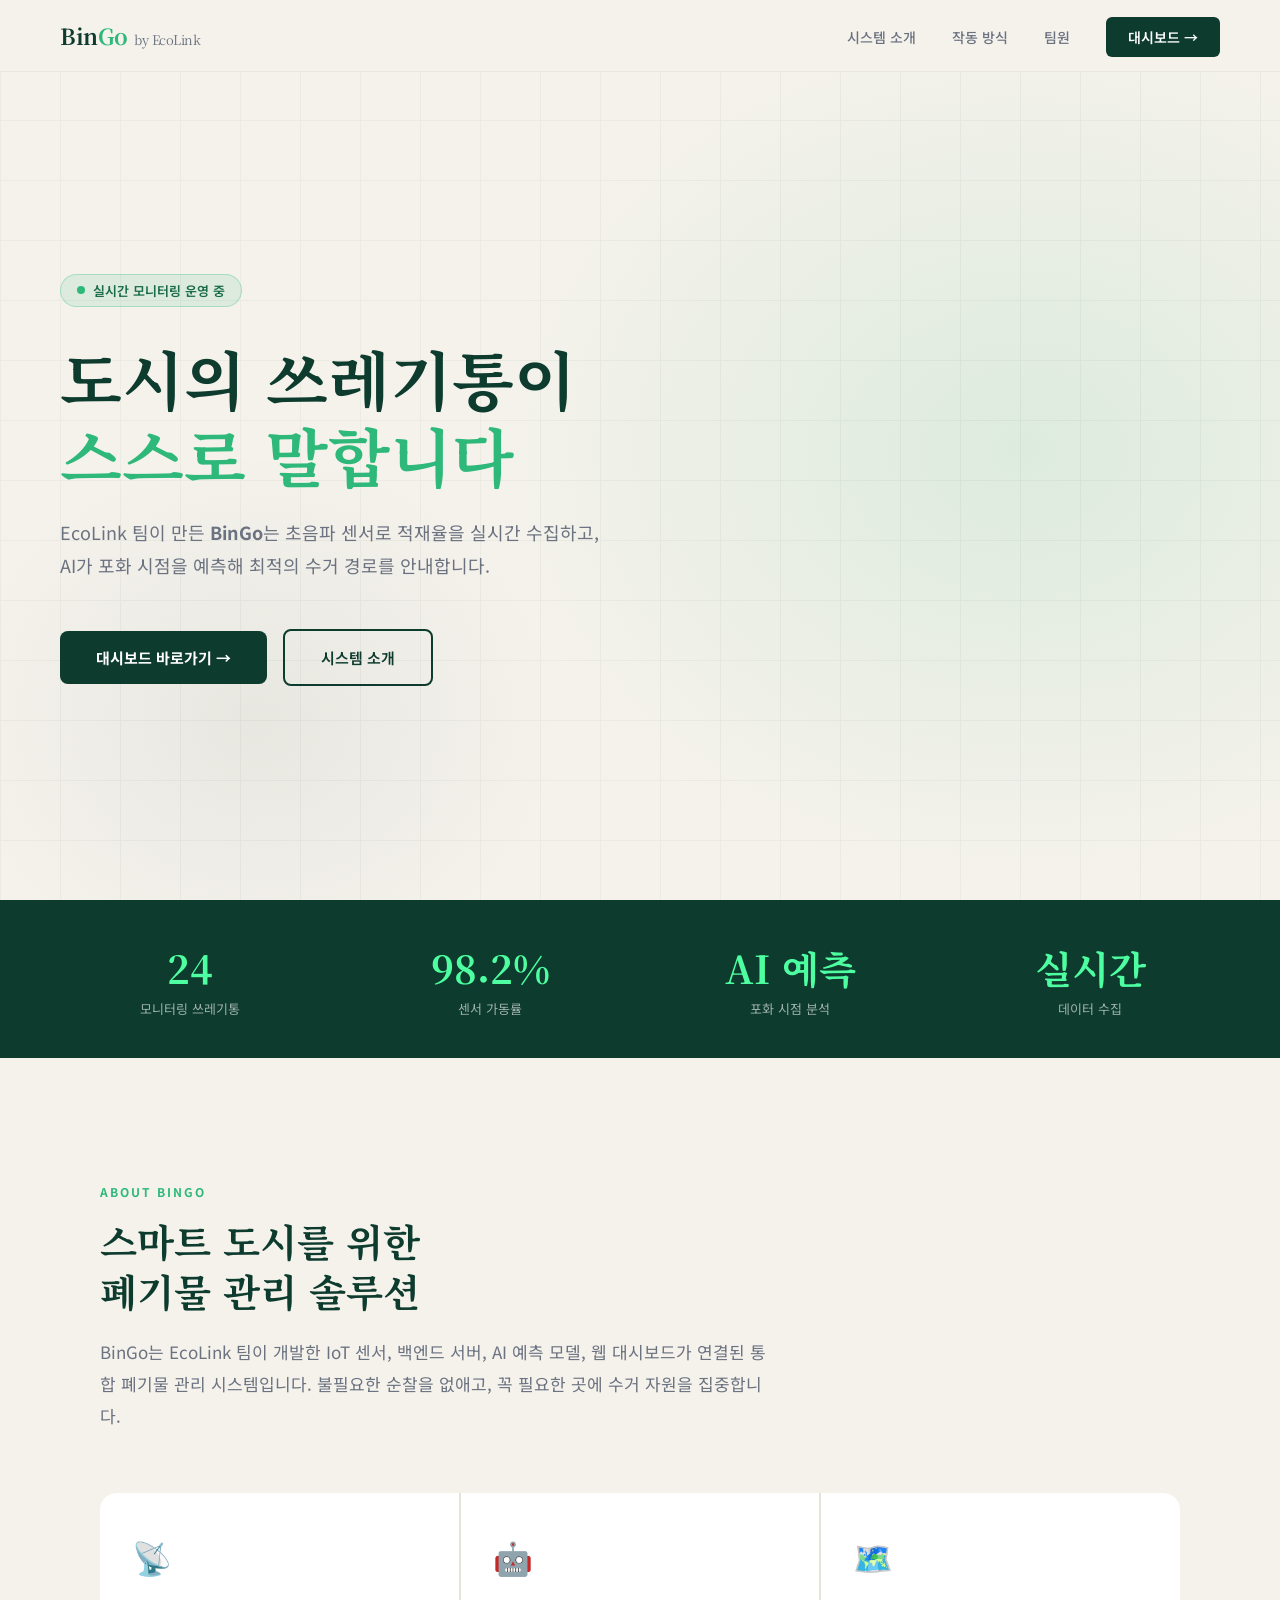
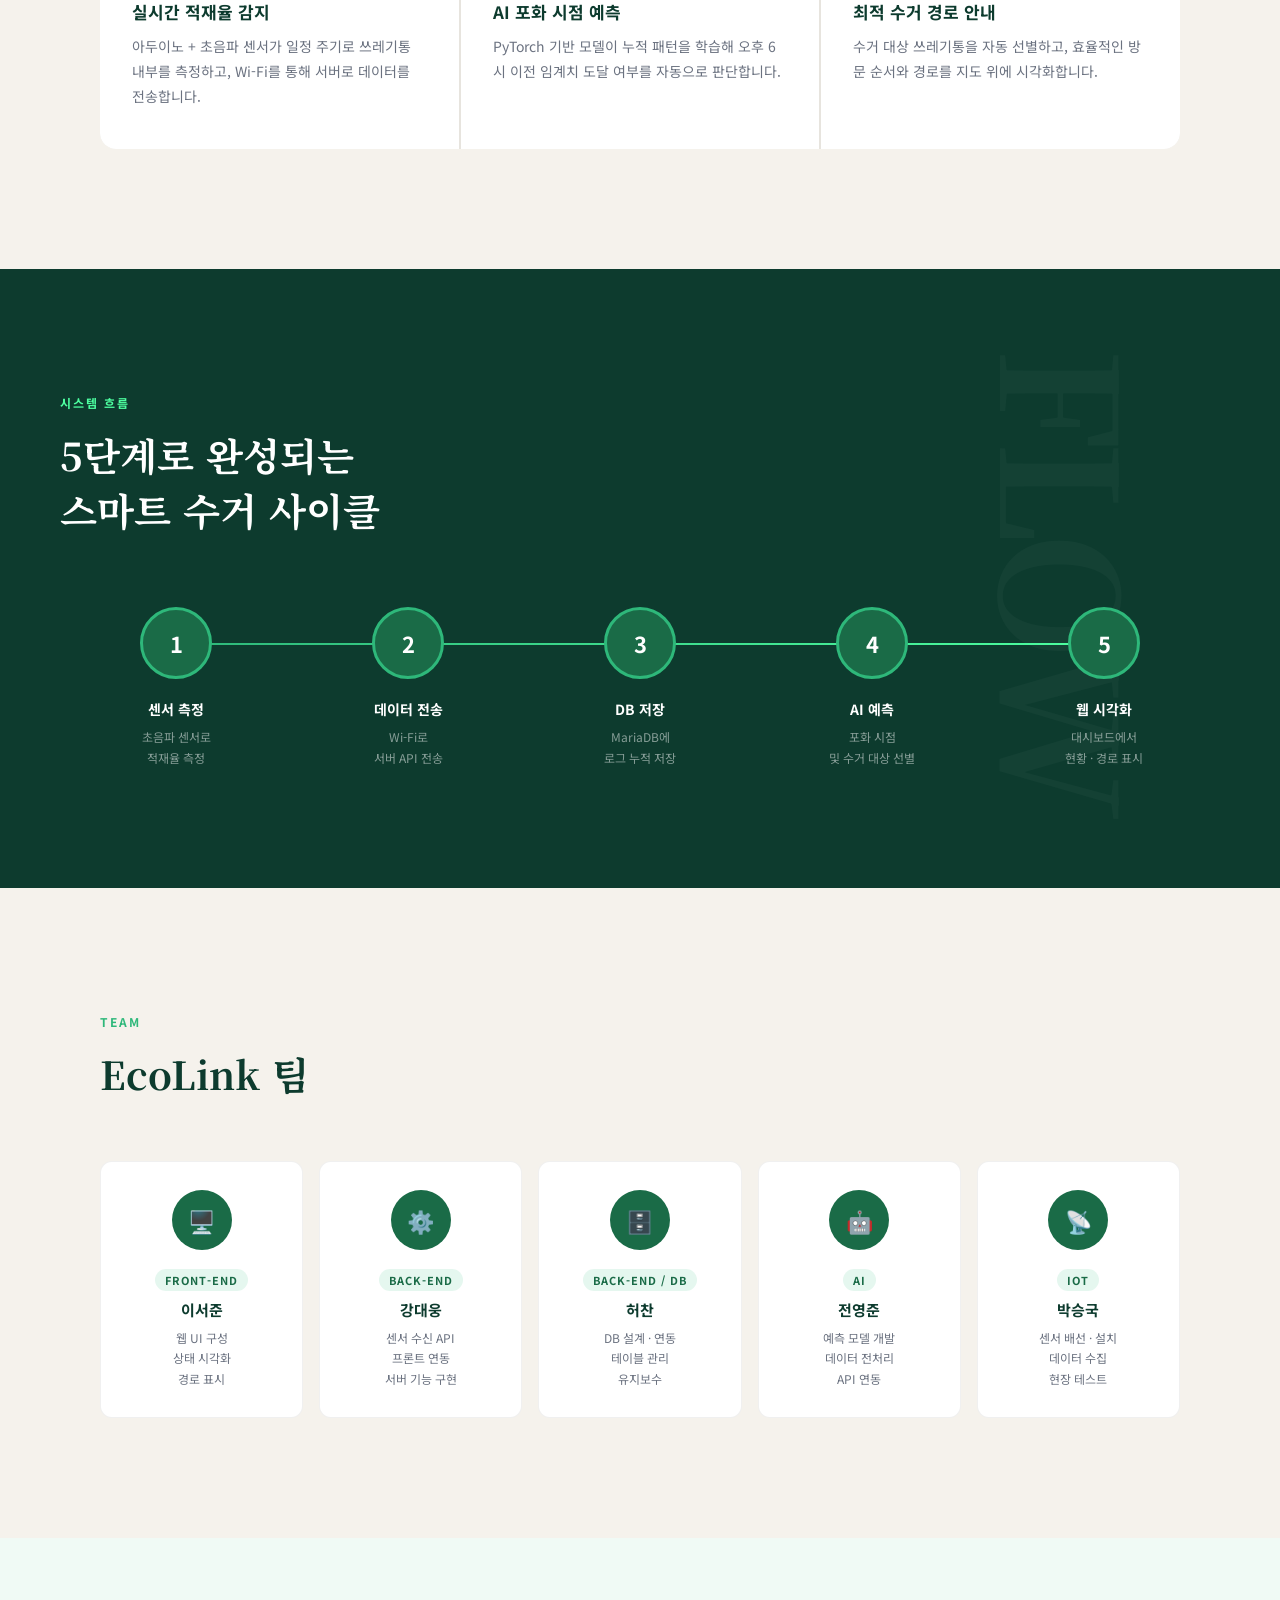
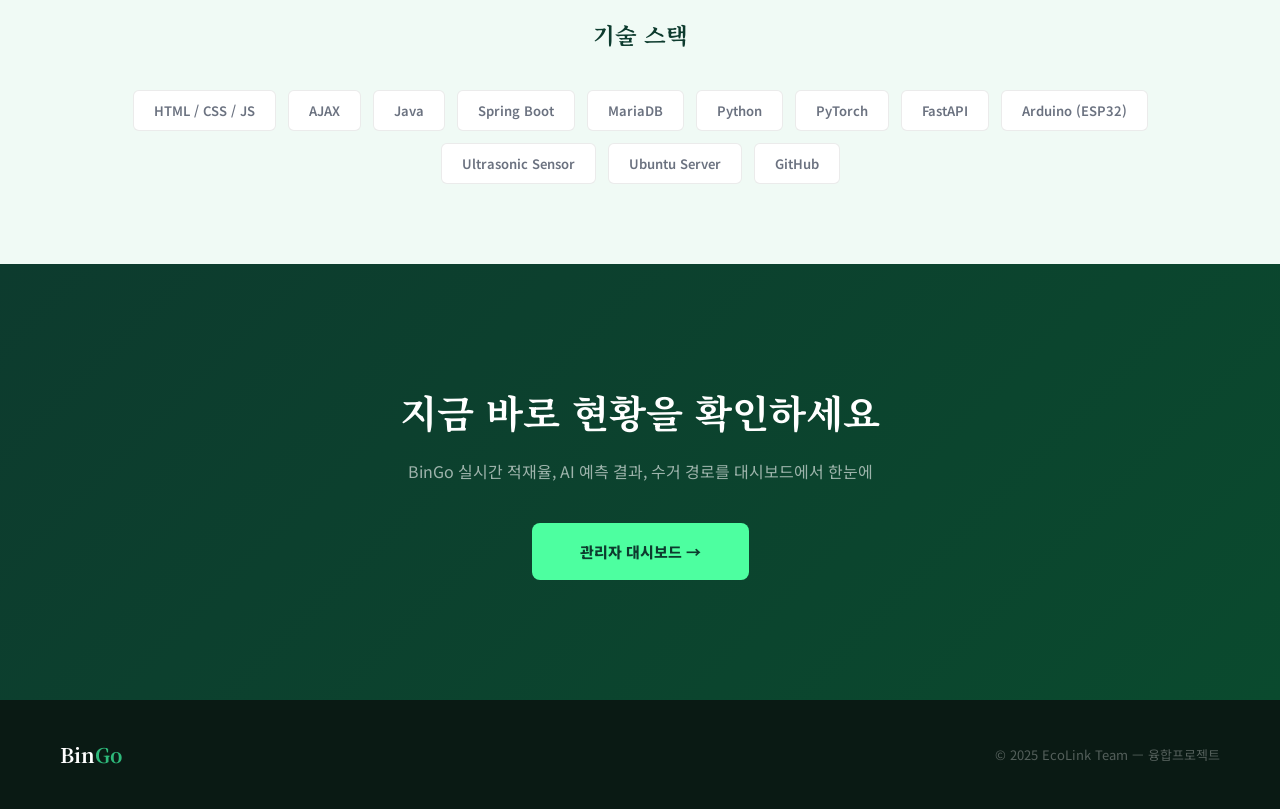
<file: frontend/index.html>
<!DOCTYPE html>
<html lang="ko">
<head>
  <meta charset="UTF-8">
  <meta name="viewport" content="width=device-width, initial-scale=1.0">
  <title>BinGo — AI 기반 스마트 폐기물 수거 시스템 by EcoLink</title>
  <link rel="preconnect" href="https://fonts.googleapis.com">
  <link href="https://fonts.googleapis.com/css2?family=Noto+Serif+KR:wght@400;700&family=Noto+Sans+KR:wght@300;400;500;700&display=swap" rel="stylesheet">
  <link rel="stylesheet" href="style.css">
</head>
<body>

  <nav>
    <div class="nav-logo">Bin<span>Go</span> <small style="font-size:13px;font-weight:400;color:var(--gray)">by EcoLink</small></div>
    <ul>
      <li><a href="#intro">시스템 소개</a></li>
      <li><a href="#flow">작동 방식</a></li>
      <li><a href="#team">팀원</a></li>
      <li><a href="dashboard.html" class="nav-cta">대시보드 →</a></li>
    </ul>
    <button class="nav-hamburger" id="hamburger" aria-label="메뉴">
      <span></span><span></span><span></span>
    </button>
  </nav>
  <div class="nav-mobile-menu" id="mobileMenu">
    <a href="#intro" class="mobile-link">시스템 소개</a>
    <a href="#flow" class="mobile-link">작동 방식</a>
    <a href="#team" class="mobile-link">팀원</a>
    <a href="dashboard.html" class="nav-cta">대시보드 →</a>
  </div>

  <!-- HERO -->
  <section id="hero">
    <div class="hero-bg"></div>
    <div class="hero-grid"></div>
    <div class="hero-content">
      <div class="hero-badge">실시간 모니터링 운영 중</div>
      <h1>도시의 쓰레기통이<br><em>스스로 말합니다</em></h1>
      <p>EcoLink 팀이 만든 <strong>BinGo</strong>는 초음파 센서로 적재율을 실시간 수집하고,<br>AI가 포화 시점을 예측해 최적의 수거 경로를 안내합니다.</p>
      <div class="hero-buttons">
        <a href="dashboard.html" class="btn-primary">대시보드 바로가기 →</a>
        <a href="#intro" class="btn-secondary">시스템 소개</a>
      </div>
    </div>
  </section>

  <!-- STATS -->
  <div id="stats">
    <div class="stat-item">
      <span class="stat-num">24</span>
      <div class="stat-label">모니터링 쓰레기통</div>
    </div>
    <div class="stat-item">
      <span class="stat-num">98.2%</span>
      <div class="stat-label">센서 가동률</div>
    </div>
    <div class="stat-item">
      <span class="stat-num">AI 예측</span>
      <div class="stat-label">포화 시점 분석</div>
    </div>
    <div class="stat-item">
      <span class="stat-num">실시간</span>
      <div class="stat-label">데이터 수집</div>
    </div>
  </div>

  <!-- INTRO -->
  <section id="intro">
    <span class="section-tag">About BinGo</span>
    <h2>스마트 도시를 위한<br>폐기물 관리 솔루션</h2>
    <p>BinGo는 EcoLink 팀이 개발한 IoT 센서, 백엔드 서버, AI 예측 모델, 웹 대시보드가 연결된 통합 폐기물 관리 시스템입니다. 불필요한 순찰을 없애고, 꼭 필요한 곳에 수거 자원을 집중합니다.</p>
    <div class="intro-grid">
      <div class="intro-card">
        <span class="intro-icon">📡</span>
        <h3>실시간 적재율 감지</h3>
        <p>아두이노 + 초음파 센서가 일정 주기로 쓰레기통 내부를 측정하고, Wi-Fi를 통해 서버로 데이터를 전송합니다.</p>
      </div>
      <div class="intro-card">
        <span class="intro-icon">🤖</span>
        <h3>AI 포화 시점 예측</h3>
        <p>PyTorch 기반 모델이 누적 패턴을 학습해 오후 6시 이전 임계치 도달 여부를 자동으로 판단합니다.</p>
      </div>
      <div class="intro-card">
        <span class="intro-icon">🗺️</span>
        <h3>최적 수거 경로 안내</h3>
        <p>수거 대상 쓰레기통을 자동 선별하고, 효율적인 방문 순서와 경로를 지도 위에 시각화합니다.</p>
      </div>
    </div>
  </section>

  <!-- FLOW -->
  <section id="flow">
    <div style="max-width:1200px; margin:0 auto;">
      <span class="section-tag">시스템 흐름</span>
      <h2>5단계로 완성되는<br>스마트 수거 사이클</h2>
      <div class="flow-steps">
        <div class="flow-step">
          <div class="flow-num">1</div>
          <div class="flow-step-text"><h4>센서 측정</h4><p>초음파 센서로<br>적재율 측정</p></div>
        </div>
        <div class="flow-step">
          <div class="flow-num">2</div>
          <div class="flow-step-text"><h4>데이터 전송</h4><p>Wi-Fi로<br>서버 API 전송</p></div>
        </div>
        <div class="flow-step">
          <div class="flow-num">3</div>
          <div class="flow-step-text"><h4>DB 저장</h4><p>MariaDB에<br>로그 누적 저장</p></div>
        </div>
        <div class="flow-step">
          <div class="flow-num">4</div>
          <div class="flow-step-text"><h4>AI 예측</h4><p>포화 시점<br>및 수거 대상 선별</p></div>
        </div>
        <div class="flow-step">
          <div class="flow-num">5</div>
          <div class="flow-step-text"><h4>웹 시각화</h4><p>대시보드에서<br>현황 · 경로 표시</p></div>
        </div>
      </div>
    </div>
  </section>

  <!-- TEAM -->
  <section id="team">
    <span class="section-tag">Team</span>
    <h2>EcoLink 팀</h2>
    <div class="team-grid">
      <div class="team-card">
        <div class="team-avatar">🖥️</div>
        <span class="team-role">Front-End</span>
        <h4>이서준</h4>
        <p>웹 UI 구성<br>상태 시각화<br>경로 표시</p>
      </div>
      <div class="team-card">
        <div class="team-avatar">⚙️</div>
        <span class="team-role">Back-End</span>
        <h4>강대웅</h4>
        <p>센서 수신 API<br>프론트 연동<br>서버 기능 구현</p>
      </div>
      <div class="team-card">
        <div class="team-avatar">🗄️</div>
        <span class="team-role">Back-End / DB</span>
        <h4>허찬</h4>
        <p>DB 설계 · 연동<br>테이블 관리<br>유지보수</p>
      </div>
      <div class="team-card">
        <div class="team-avatar">🤖</div>
        <span class="team-role">AI</span>
        <h4>전영준</h4>
        <p>예측 모델 개발<br>데이터 전처리<br>API 연동</p>
      </div>
      <div class="team-card">
        <div class="team-avatar">📡</div>
        <span class="team-role">IoT</span>
        <h4>박승국</h4>
        <p>센서 배선 · 설치<br>데이터 수집<br>현장 테스트</p>
      </div>
    </div>
  </section>

  <!-- TECH -->
  <div id="tech">
    <h3>기술 스택</h3>
    <div class="tech-list">
      <span class="tech-tag">HTML / CSS / JS</span>
      <span class="tech-tag">AJAX</span>
      <span class="tech-tag">Java</span>
      <span class="tech-tag">Spring Boot</span>
      <span class="tech-tag">MariaDB</span>
      <span class="tech-tag">Python</span>
      <span class="tech-tag">PyTorch</span>
      <span class="tech-tag">FastAPI</span>
      <span class="tech-tag">Arduino (ESP32)</span>
      <span class="tech-tag">Ultrasonic Sensor</span>
      <span class="tech-tag">Ubuntu Server</span>
      <span class="tech-tag">GitHub</span>
    </div>
  </div>

  <!-- CTA -->
  <section id="cta">
    <h2>지금 바로 현황을 확인하세요</h2>
    <p>BinGo 실시간 적재율, AI 예측 결과, 수거 경로를 대시보드에서 한눈에</p>
    <a href="dashboard.html" class="btn-neon">관리자 대시보드 →</a>
  </section>

  <footer>
    <div class="logo">Bin<span>Go</span></div>
    <p>© 2025 EcoLink Team — 융합프로젝트</p>
  </footer>

  <script src="script.js"></script>
</body>
</html>
</file>
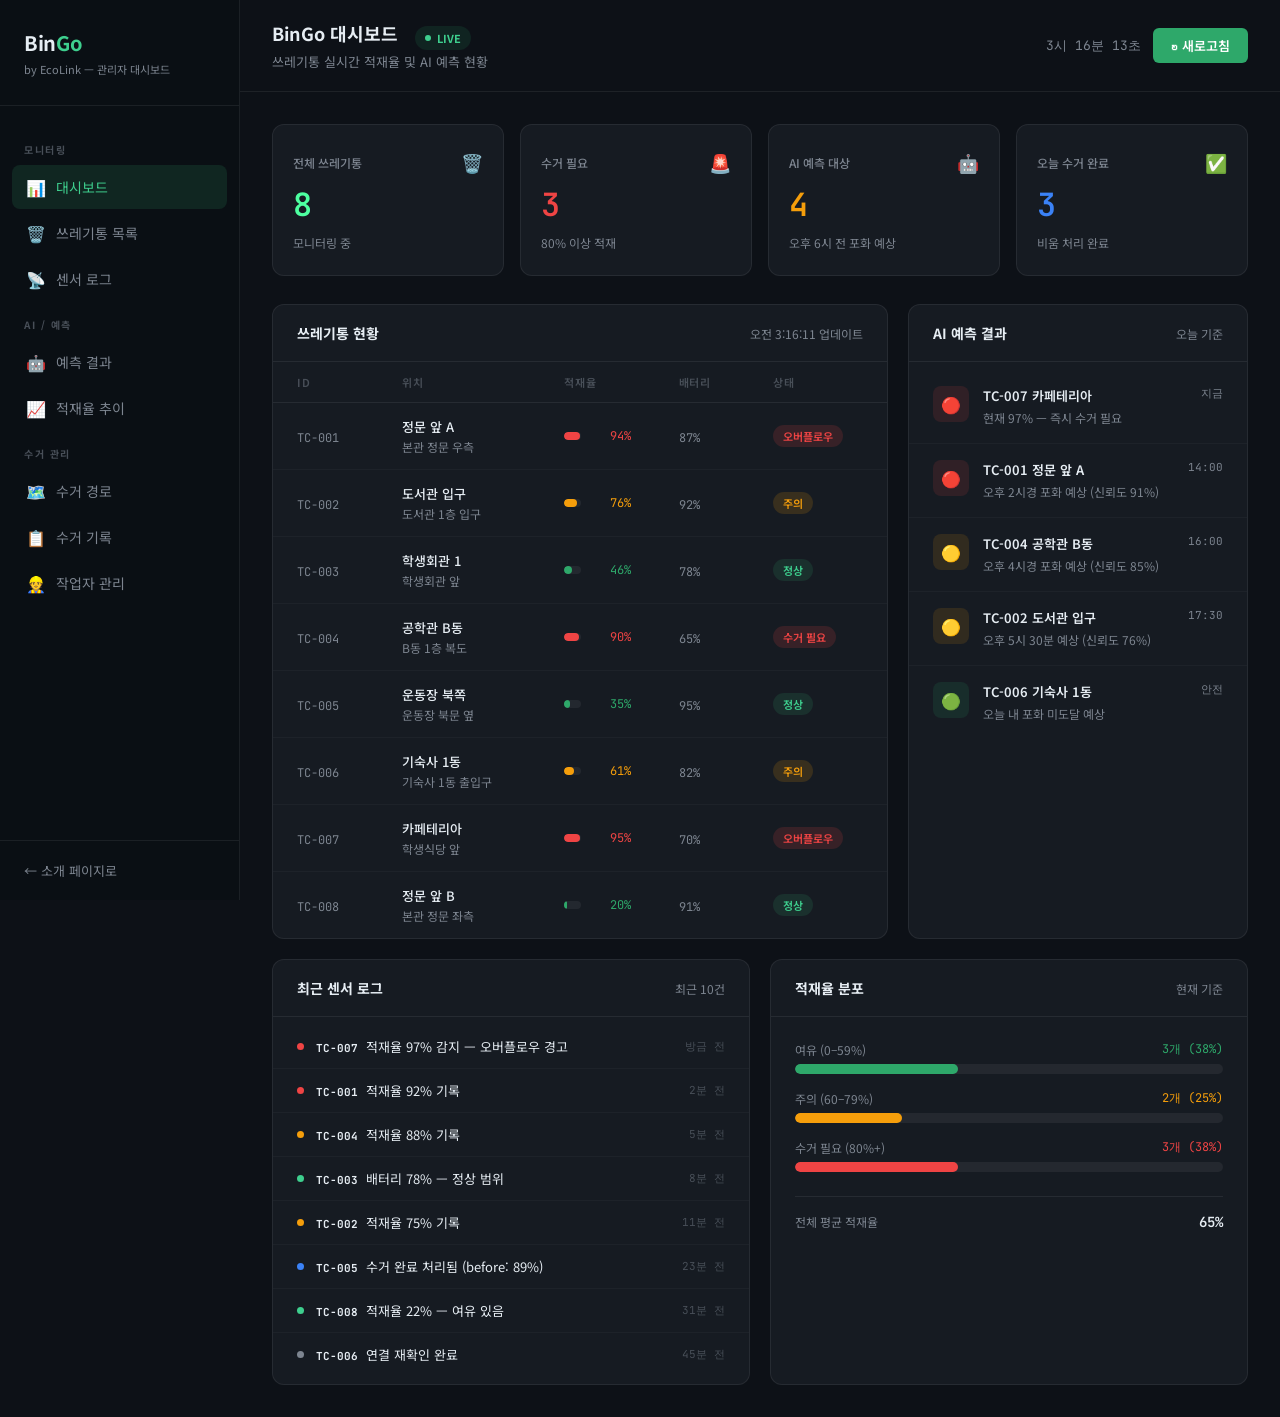
<file: frontend/dashboard.html>
<!DOCTYPE html>
<html lang="ko">
<head>
  <meta charset="UTF-8">
  <meta name="viewport" content="width=device-width, initial-scale=1.0">
  <title>BinGo — 관리자 대시보드 | EcoLink</title>
  <link rel="preconnect" href="https://fonts.googleapis.com">
  <link href="https://fonts.googleapis.com/css2?family=Noto+Sans+KR:wght@300;400;500;700&family=JetBrains+Mono:wght@400;600&display=swap" rel="stylesheet">
  <link rel="stylesheet" href="dashboard.css">
</head>
<body>

  <!-- SIDEBAR -->
  <aside>
    <div class="sidebar-logo">
      <h1>Bin<span>Go</span></h1>
      <small>by EcoLink — 관리자 대시보드</small>
    </div>
    <button class="dash-hamburger" id="dashHamburger" aria-label="메뉴" style="display:none">
      <span></span><span></span><span></span>
    </button>
    <nav class="side-nav">
      <div class="nav-group-label">모니터링</div>
      <a class="nav-item active" href="#">
        <span class="icon">📊</span> 대시보드
      </a>
      <a class="nav-item" href="#">
        <span class="icon">🗑️</span> 쓰레기통 목록
      </a>
      <a class="nav-item" href="#">
        <span class="icon">📡</span> 센서 로그
      </a>

      <div class="nav-group-label">AI / 예측</div>
      <a class="nav-item" href="#">
        <span class="icon">🤖</span> 예측 결과
      </a>
      <a class="nav-item" href="#">
        <span class="icon">📈</span> 적재율 추이
      </a>

      <div class="nav-group-label">수거 관리</div>
      <a class="nav-item" href="#">
        <span class="icon">🗺️</span> 수거 경로
      </a>
      <a class="nav-item" href="#">
        <span class="icon">📋</span> 수거 기록
      </a>
      <a class="nav-item" href="#">
        <span class="icon">👷</span> 작업자 관리
      </a>
    </nav>
    <div class="sidebar-footer">
      <a href="index.html">← 소개 페이지로</a>
    </div>
  </aside>

  <!-- MAIN -->
  <main>
    <div class="topbar">
      <div class="topbar-left">
        <h2>BinGo 대시보드 <span class="live-badge"><span class="live-dot"></span>LIVE</span></h2>
        <p>쓰레기통 실시간 적재율 및 AI 예측 현황</p>
      </div>
      <div class="topbar-right">
        <span class="time" id="clock">--:--:--</span>
        <button class="btn-refresh" onclick="loadData()">↻ 새로고침</button>
      </div>
    </div>

    <div class="content">
      <!-- STATS -->
      <div class="stats-row">
        <div class="stat-card">
          <div class="stat-card-header">
            <span class="stat-card-label">전체 쓰레기통</span>
            <span class="stat-card-icon">🗑️</span>
          </div>
          <div class="stat-card-value v-green" id="stat-total">—</div>
          <div class="stat-card-sub">모니터링 중</div>
        </div>
        <div class="stat-card">
          <div class="stat-card-header">
            <span class="stat-card-label">수거 필요</span>
            <span class="stat-card-icon">🚨</span>
          </div>
          <div class="stat-card-value v-red" id="stat-full">—</div>
          <div class="stat-card-sub">80% 이상 적재</div>
        </div>
        <div class="stat-card">
          <div class="stat-card-header">
            <span class="stat-card-label">AI 예측 대상</span>
            <span class="stat-card-icon">🤖</span>
          </div>
          <div class="stat-card-value v-yellow" id="stat-pred">—</div>
          <div class="stat-card-sub">오후 6시 전 포화 예상</div>
        </div>
        <div class="stat-card">
          <div class="stat-card-header">
            <span class="stat-card-label">오늘 수거 완료</span>
            <span class="stat-card-icon">✅</span>
          </div>
          <div class="stat-card-value v-blue" id="stat-done">—</div>
          <div class="stat-card-sub">비움 처리 완료</div>
        </div>
      </div>

      <!-- MAIN GRID -->
      <div class="dashboard-grid">
        <!-- 쓰레기통 테이블 -->
        <div class="panel">
          <div class="panel-header">
            <h3>쓰레기통 현황</h3>
            <span id="last-updated">업데이트 중...</span>
          </div>
          <div id="can-table-wrap">
            <div class="loading"><div class="spinner"></div> 데이터 불러오는 중...</div>
          </div>
        </div>

        <!-- 예측 패널 -->
        <div class="panel">
          <div class="panel-header">
            <h3>AI 예측 결과</h3>
            <span>오늘 기준</span>
          </div>
          <div class="pred-list" id="pred-list">
            <div class="loading"><div class="spinner"></div></div>
          </div>
        </div>
      </div>

      <!-- BOTTOM -->
      <div class="bottom-grid">
        <!-- 최근 로그 -->
        <div class="panel">
          <div class="panel-header">
            <h3>최근 센서 로그</h3>
            <span>최근 10건</span>
          </div>
          <div class="log-list" id="log-list">
            <div class="loading"><div class="spinner"></div></div>
          </div>
        </div>

        <!-- 간단 통계 -->
        <div class="panel">
          <div class="panel-header">
            <h3>적재율 분포</h3>
            <span>현재 기준</span>
          </div>
          <div class="chart-area" id="dist-chart">
            <div class="loading"><div class="spinner"></div></div>
          </div>
        </div>
      </div>
    </div>
  </main>

  <script src="dashboard.js"></script>
</body>
</html>
</file>
<file: frontend/style.css>
:root {
      --green-dark: #0d3b2e;
      --green-mid: #1a6b47;
      --green-light: #2eb87a;
      --green-neon: #4dffa0;
      --cream: #f5f2ec;
      --white: #ffffff;
      --gray: #6b7280;
      --text-dark: #111827;
    }

    * { margin: 0; padding: 0; box-sizing: border-box; }

    body {
      font-family: 'Noto Sans KR', sans-serif;
      background: var(--cream);
      color: var(--text-dark);
      overflow-x: hidden;
    }

    /* NAV */
    nav {
      position: fixed; top: 0; width: 100%; z-index: 100;
      display: flex; justify-content: space-between; align-items: center;
      padding: 20px 60px;
      background: rgba(245, 242, 236, 0.9);
      backdrop-filter: blur(10px);
      border-bottom: 1px solid rgba(0,0,0,0.05);
    }
    .nav-logo {
      font-family: 'Noto Serif KR', serif;
      font-size: 22px; font-weight: 700;
      color: var(--green-dark);
      letter-spacing: -0.5px;
    }
    .nav-logo span { color: var(--green-light); }
    nav ul { display: flex; list-style: none; gap: 36px; }
    nav ul li a {
      text-decoration: none; color: var(--gray);
      font-size: 14px; font-weight: 500;
      transition: color 0.2s;
    }
    nav ul li a:hover { color: var(--green-dark); }
    .nav-cta {
      background: var(--green-dark); color: var(--white) !important;
      padding: 10px 22px; border-radius: 6px;
      font-weight: 600 !important;
    }
    .nav-cta:hover { background: var(--green-mid); color: var(--white) !important; }

    /* HERO */
    #hero {
      min-height: 100vh;
      display: flex; align-items: center;
      padding: 140px 60px 80px;
      position: relative;
      overflow: hidden;
    }
    .hero-bg {
      position: absolute; inset: 0;
      background: radial-gradient(ellipse 60% 70% at 80% 50%, rgba(46,184,122,0.12) 0%, transparent 70%),
                  radial-gradient(ellipse 40% 50% at 20% 80%, rgba(13,59,46,0.06) 0%, transparent 60%);
    }
    .hero-grid {
      position: absolute; inset: 0; opacity: 0.04;
      background-image: linear-gradient(var(--green-dark) 1px, transparent 1px),
                        linear-gradient(90deg, var(--green-dark) 1px, transparent 1px);
      background-size: 60px 60px;
    }
    .hero-content { position: relative; max-width: 700px; }
    .hero-badge {
      display: inline-flex; align-items: center; gap: 8px;
      background: rgba(46,184,122,0.12); border: 1px solid rgba(46,184,122,0.3);
      color: var(--green-mid); padding: 6px 16px; border-radius: 100px;
      font-size: 13px; font-weight: 600; margin-bottom: 32px;
    }
    .hero-badge::before { content: ''; width: 8px; height: 8px; border-radius: 50%; background: var(--green-light); animation: pulse 2s infinite; }
    @keyframes pulse { 0%,100% { opacity:1; transform:scale(1); } 50% { opacity:0.5; transform:scale(1.3); } }
    #hero h1 {
      font-family: 'Noto Serif KR', serif;
      font-size: clamp(2.6rem, 5vw, 4rem);
      font-weight: 700; line-height: 1.2;
      color: var(--green-dark);
      margin-bottom: 24px;
    }
    #hero h1 em { font-style: normal; color: var(--green-light); }
    #hero p {
      font-size: 18px; color: var(--gray); line-height: 1.8;
      max-width: 560px; margin-bottom: 48px;
    }
    .hero-buttons { display: flex; gap: 16px; align-items: center; }
    .btn-primary {
      display: inline-block; padding: 16px 36px;
      background: var(--green-dark); color: var(--white);
      text-decoration: none; border-radius: 8px;
      font-weight: 700; font-size: 15px;
      transition: transform 0.2s, background 0.2s;
    }
    .btn-primary:hover { background: var(--green-mid); transform: translateY(-2px); }
    .btn-secondary {
      display: inline-block; padding: 16px 36px;
      border: 2px solid var(--green-dark); color: var(--green-dark);
      text-decoration: none; border-radius: 8px;
      font-weight: 600; font-size: 15px;
      transition: background 0.2s;
    }
    .btn-secondary:hover { background: rgba(13,59,46,0.06); }

    /* STATS BAR */
    #stats {
      background: var(--green-dark);
      padding: 40px 60px;
      display: grid; grid-template-columns: repeat(4, 1fr);
      gap: 40px; text-align: center;
    }
    .stat-item { color: var(--white); }
    .stat-num {
      font-family: 'Noto Serif KR', serif;
      font-size: 2.4rem; font-weight: 700;
      color: var(--green-neon); display: block;
    }
    .stat-label { font-size: 13px; color: rgba(255,255,255,0.6); margin-top: 4px; }

    /* INTRO */
    #intro { padding: 120px 60px; max-width: 1200px; margin: 0 auto; }
    .section-tag {
      display: inline-block; font-size: 12px; font-weight: 700;
      letter-spacing: 2px; text-transform: uppercase;
      color: var(--green-light); margin-bottom: 16px;
    }
    #intro h2 {
      font-family: 'Noto Serif KR', serif;
      font-size: 2.4rem; font-weight: 700;
      color: var(--green-dark); margin-bottom: 20px; line-height: 1.3;
    }
    #intro > p {
      font-size: 17px; color: var(--gray); line-height: 1.9;
      max-width: 680px; margin-bottom: 60px;
    }
    .intro-grid {
      display: grid; grid-template-columns: repeat(3, 1fr); gap: 2px;
      background: rgba(0,0,0,0.06); border-radius: 16px; overflow: hidden;
    }
    .intro-card {
      background: var(--white); padding: 40px 32px;
      transition: background 0.3s;
    }
    .intro-card:hover { background: #f0faf5; }
    .intro-icon {
      font-size: 2rem; margin-bottom: 20px; display: block;
    }
    .intro-card h3 {
      font-size: 17px; font-weight: 700; color: var(--green-dark);
      margin-bottom: 10px;
    }
    .intro-card p { font-size: 14px; color: var(--gray); line-height: 1.8; }

    /* FLOW */
    #flow {
      background: var(--green-dark); padding: 120px 60px;
      position: relative; overflow: hidden;
    }
    #flow::before {
      content: 'FLOW'; position: absolute; right: -20px; top: 50%;
      transform: translateY(-50%) rotate(90deg);
      font-family: 'Noto Serif KR', serif;
      font-size: 160px; font-weight: 700;
      color: rgba(255,255,255,0.03); letter-spacing: -10px;
      pointer-events: none;
    }
    #flow .section-tag { color: var(--green-neon); }
    #flow h2 {
      font-family: 'Noto Serif KR', serif;
      font-size: 2.4rem; font-weight: 700; color: var(--white);
      margin-bottom: 70px;
    }
    .flow-steps { display: grid; grid-template-columns: repeat(5, 1fr); gap: 0; position: relative; }
    .flow-steps::before {
      content: ''; position: absolute;
      top: 36px; left: 10%; right: 10%; height: 2px;
      background: linear-gradient(90deg, var(--green-light), var(--green-neon));
    }
    .flow-step { text-align: center; padding: 0 16px; position: relative; }
    .flow-num {
      width: 72px; height: 72px; border-radius: 50%;
      background: var(--green-mid); border: 3px solid var(--green-light);
      display: flex; align-items: center; justify-content: center;
      margin: 0 auto 20px;
      font-size: 22px; font-weight: 700; color: var(--white);
      position: relative; z-index: 1;
    }
    .flow-step h4 { font-size: 14px; font-weight: 700; color: var(--white); margin-bottom: 8px; }
    .flow-step p { font-size: 12px; color: rgba(255,255,255,0.5); line-height: 1.7; }

    /* TEAM */
    #team { padding: 120px 60px; max-width: 1200px; margin: 0 auto; }
    #team h2 {
      font-family: 'Noto Serif KR', serif;
      font-size: 2.4rem; font-weight: 700; color: var(--green-dark);
      margin-bottom: 60px;
    }
    .team-grid { display: grid; grid-template-columns: repeat(5, 1fr); gap: 16px; }
    .team-card {
      background: var(--white); border-radius: 12px; padding: 28px 20px;
      text-align: center; border: 1px solid rgba(0,0,0,0.06);
      transition: box-shadow 0.3s, transform 0.3s;
    }
    .team-card:hover { transform: translateY(-4px); box-shadow: 0 16px 40px rgba(0,0,0,0.08); }
    .team-avatar {
      width: 60px; height: 60px; border-radius: 50%;
      background: var(--green-mid); display: flex; align-items: center;
      justify-content: center; margin: 0 auto 16px;
      font-size: 22px; color: var(--white);
    }
    .team-role {
      display: inline-block; font-size: 11px; font-weight: 700;
      letter-spacing: 1px; text-transform: uppercase;
      background: rgba(46,184,122,0.12); color: var(--green-mid);
      padding: 3px 10px; border-radius: 100px; margin-bottom: 8px;
    }
    .team-card h4 { font-size: 15px; font-weight: 700; color: var(--green-dark); margin-bottom: 8px; }
    .team-card p { font-size: 12px; color: var(--gray); line-height: 1.7; }

    /* TECH STACK */
    #tech {
      background: #f0faf5; padding: 80px 60px; text-align: center;
    }
    #tech h3 {
      font-family: 'Noto Serif KR', serif;
      font-size: 1.4rem; color: var(--green-dark); margin-bottom: 40px;
    }
    .tech-list {
      display: flex; justify-content: center; flex-wrap: wrap; gap: 12px;
    }
    .tech-tag {
      padding: 10px 20px; background: var(--white);
      border: 1px solid rgba(0,0,0,0.08); border-radius: 6px;
      font-size: 13px; font-weight: 600; color: var(--gray);
    }

    /* CTA */
    #cta {
      padding: 120px 60px; text-align: center;
      background: linear-gradient(135deg, var(--green-dark) 0%, #0a4a2e 100%);
    }
    #cta h2 {
      font-family: 'Noto Serif KR', serif;
      font-size: 2.4rem; font-weight: 700; color: var(--white);
      margin-bottom: 20px;
    }
    #cta p { color: rgba(255,255,255,0.6); font-size: 16px; margin-bottom: 40px; }
    .btn-neon {
      display: inline-block; padding: 18px 48px;
      background: var(--green-neon); color: var(--green-dark);
      text-decoration: none; border-radius: 8px;
      font-weight: 800; font-size: 15px;
      transition: transform 0.2s, box-shadow 0.2s;
    }
    .btn-neon:hover { transform: translateY(-3px); box-shadow: 0 12px 30px rgba(77,255,160,0.3); }

    /* FOOTER */
    footer {
      background: #0a1a14; padding: 40px 60px;
      display: flex; justify-content: space-between; align-items: center;
    }
    footer .logo {
      font-family: 'Noto Serif KR', serif;
      font-size: 20px; font-weight: 700; color: var(--white);
    }
    footer .logo span { color: var(--green-light); }
    footer p { color: rgba(255,255,255,0.3); font-size: 13px; }

    /* ── 햄버거 버튼 (기본 숨김) ── */
    .nav-hamburger {
      display: none; flex-direction: column; gap: 5px;
      cursor: pointer; padding: 4px; background: none; border: none;
    }
    .nav-hamburger span {
      display: block; width: 24px; height: 2px;
      background: var(--green-dark); border-radius: 2px;
      transition: transform 0.3s, opacity 0.3s;
    }
    .nav-hamburger.open span:nth-child(1) { transform: translateY(7px) rotate(45deg); }
    .nav-hamburger.open span:nth-child(2) { opacity: 0; }
    .nav-hamburger.open span:nth-child(3) { transform: translateY(-7px) rotate(-45deg); }

    /* ── 모바일 드롭다운 메뉴 ── */
    .nav-mobile-menu {
      display: none; position: fixed;
      top: 65px; left: 0; right: 0;
      background: rgba(245,242,236,0.97);
      backdrop-filter: blur(12px);
      border-bottom: 1px solid rgba(0,0,0,0.08);
      padding: 16px 24px 24px; z-index: 99;
      flex-direction: column; gap: 4px;
    }
    .nav-mobile-menu.open { display: flex; }
    .nav-mobile-menu a {
      text-decoration: none; color: var(--gray);
      font-size: 15px; font-weight: 500;
      padding: 12px 0; border-bottom: 1px solid rgba(0,0,0,0.05);
      transition: color 0.2s;
    }
    .nav-mobile-menu a:last-child { border-bottom: none; margin-top: 8px; }
    .nav-mobile-menu a:hover { color: var(--green-dark); }
    .nav-mobile-menu .nav-cta {
      display: block; text-align: center; margin-top: 4px;
      padding: 12px 22px; background: var(--green-dark);
      color: var(--white) !important; border-radius: 8px;
      font-weight: 700 !important;
    }

    /* ── 태블릿 (≤1024px) ── */
    @media (max-width: 1024px) {
      nav { padding: 18px 32px; }
      #hero { padding: 130px 40px 80px; }
      #stats { padding: 40px 40px; gap: 24px; }
      #intro, #team { padding: 100px 40px; }
      #flow { padding: 100px 40px; }
      #tech { padding: 70px 40px; }
      #cta { padding: 100px 40px; }
      footer { padding: 40px 40px; }
      .team-grid { grid-template-columns: repeat(3, 1fr); }
    }

    /* ── 모바일 (≤768px) ── */
    @media (max-width: 768px) {
      /* NAV */
      nav { padding: 16px 20px; }
      nav ul { display: none; }
      .nav-hamburger { display: flex; }

      /* HERO */
      #hero {
        padding: 100px 20px 60px;
        min-height: 100svh;
        align-items: flex-start;
      }
      #hero h1 { font-size: clamp(2rem, 8vw, 2.8rem); }
      #hero p { font-size: 15px; max-width: 100%; }
      .hero-buttons { flex-direction: column; align-items: stretch; gap: 12px; }
      .btn-primary, .btn-secondary {
        text-align: center; padding: 14px 24px; font-size: 14px;
      }

      /* STATS */
      #stats {
        grid-template-columns: repeat(2, 1fr);
        padding: 32px 20px; gap: 24px;
      }
      .stat-num { font-size: 1.8rem; }

      /* INTRO */
      #intro { padding: 72px 20px; }
      #intro h2 { font-size: 1.8rem; }
      #intro > p { font-size: 15px; margin-bottom: 40px; }
      .intro-grid { grid-template-columns: 1fr; }
      .intro-card { padding: 28px 24px; }

      /* FLOW */
      #flow { padding: 72px 20px; }
      #flow h2 { font-size: 1.8rem; margin-bottom: 48px; }
      #flow::before { display: none; }
      .flow-steps {
        grid-template-columns: 1fr;
        gap: 0;
      }
      .flow-steps::before { display: none; }
      .flow-step {
        display: flex; align-items: flex-start; gap: 20px;
        text-align: left; padding: 20px 0;
        border-bottom: 1px solid rgba(255,255,255,0.07);
      }
      .flow-step:last-child { border-bottom: none; }
      .flow-num {
        width: 52px; height: 52px; font-size: 18px;
        flex-shrink: 0; margin: 0;
      }
      .flow-step-text { flex: 1; padding-top: 4px; }
      .flow-step h4 { margin-bottom: 4px; font-size: 14px; }
      .flow-step p { font-size: 12px; }

      /* TEAM */
      #team { padding: 72px 20px; }
      #team h2 { font-size: 1.8rem; margin-bottom: 36px; }
      .team-grid { grid-template-columns: repeat(2, 1fr); gap: 12px; }
      .team-card { padding: 22px 16px; }

      /* TECH */
      #tech { padding: 56px 20px; }
      .tech-tag { padding: 8px 14px; font-size: 12px; }

      /* CTA */
      #cta { padding: 72px 20px; }
      #cta h2 { font-size: 1.8rem; }
      #cta p { font-size: 14px; }
      .btn-neon { padding: 15px 36px; font-size: 14px; display: block; }

      /* FOOTER */
      footer {
        flex-direction: column; gap: 10px;
        padding: 28px 20px; text-align: center;
      }
    }

    /* ── 소형 모바일 (≤400px) ── */
    @media (max-width: 400px) {
      #hero h1 { font-size: 1.9rem; }
      .team-grid { grid-template-columns: 1fr; }
      #stats { grid-template-columns: repeat(2, 1fr); gap: 16px; }
    }
</file>
<file: frontend/dashboard.css>
:root {
      --bg: #0d1117;
      --sidebar-bg: #0a0f14;
      --card: #161b22;
      --card-hover: #1c2330;
      --border: rgba(255,255,255,0.07);
      --green: #2ea86a;
      --green-light: #3ecf8e;
      --green-neon: #4dffa0;
      --yellow: #f59e0b;
      --red: #ef4444;
      --blue: #3b82f6;
      --text: #e6edf3;
      --text-muted: #7d8590;
      --text-dim: #484f58;
    }

    * { margin: 0; padding: 0; box-sizing: border-box; }
    body { font-family: 'Noto Sans KR', sans-serif; background: var(--bg); color: var(--text); display: flex; min-height: 100vh; }

    /* SIDEBAR */
    aside {
      width: 240px; min-height: 100vh;
      background: var(--sidebar-bg);
      border-right: 1px solid var(--border);
      display: flex; flex-direction: column;
      position: fixed; left: 0; top: 0; bottom: 0;
    }
    .sidebar-logo {
      padding: 28px 24px;
      border-bottom: 1px solid var(--border);
    }
    .sidebar-logo h1 {
      font-size: 20px; font-weight: 700; color: var(--text);
      letter-spacing: -0.3px;
    }
    .sidebar-logo h1 span { color: var(--green-light); }
    .sidebar-logo small { font-size: 11px; color: var(--text-muted); display: block; margin-top: 4px; }

    nav.side-nav { padding: 20px 12px; flex: 1; }
    .nav-group-label {
      font-size: 10px; font-weight: 700; letter-spacing: 1.5px;
      text-transform: uppercase; color: var(--text-dim);
      padding: 0 12px; margin: 16px 0 8px;
    }
    .nav-item {
      display: flex; align-items: center; gap: 10px;
      padding: 10px 14px; border-radius: 8px;
      font-size: 14px; color: var(--text-muted);
      cursor: pointer; text-decoration: none;
      transition: background 0.15s, color 0.15s;
      margin-bottom: 2px;
    }
    .nav-item:hover { background: rgba(255,255,255,0.04); color: var(--text); }
    .nav-item.active { background: rgba(46,168,106,0.15); color: var(--green-light); }
    .nav-item .icon { font-size: 16px; width: 20px; text-align: center; }

    .sidebar-footer {
      padding: 20px 24px;
      border-top: 1px solid var(--border);
    }
    .sidebar-footer a {
      font-size: 13px; color: var(--text-muted);
      text-decoration: none; display: flex; align-items: center; gap: 8px;
    }
    .sidebar-footer a:hover { color: var(--text); }

    /* LIVE INDICATOR */
    .live-badge {
      display: inline-flex; align-items: center; gap: 6px;
      font-size: 11px; color: var(--green-light);
      background: rgba(46,168,106,0.12); padding: 4px 10px; border-radius: 100px;
      margin-left: 12px;
    }
    .live-dot { width: 6px; height: 6px; border-radius: 50%; background: var(--green-light); animation: blink 1.5s infinite; }
    @keyframes blink { 0%,100%{opacity:1;} 50%{opacity:0.3;} }

    /* MAIN CONTENT */
    main { margin-left: 240px; flex: 1; display: flex; flex-direction: column; }

    /* TOP BAR */
    .topbar {
      padding: 20px 32px;
      border-bottom: 1px solid var(--border);
      display: flex; justify-content: space-between; align-items: center;
      background: var(--bg);
      position: sticky; top: 0; z-index: 10;
    }
    .topbar-left h2 { font-size: 18px; font-weight: 700; }
    .topbar-left p { font-size: 13px; color: var(--text-muted); margin-top: 2px; }
    .topbar-right { display: flex; gap: 12px; align-items: center; }
    .topbar-right .time {
      font-family: 'JetBrains Mono', monospace;
      font-size: 13px; color: var(--text-muted);
    }
    .btn-refresh {
      padding: 8px 18px; background: var(--green);
      color: white; border: none; border-radius: 6px;
      font-size: 13px; font-weight: 600; cursor: pointer;
      font-family: 'Noto Sans KR', sans-serif;
      transition: background 0.2s;
    }
    .btn-refresh:hover { background: var(--green-light); }

    /* CONTENT */
    .content { padding: 32px; }

    /* STAT CARDS */
    .stats-row { display: grid; grid-template-columns: repeat(4, 1fr); gap: 16px; margin-bottom: 28px; }
    .stat-card {
      background: var(--card); border: 1px solid var(--border);
      border-radius: 12px; padding: 24px 20px;
      display: flex; flex-direction: column; gap: 8px;
      transition: background 0.2s;
    }
    .stat-card:hover { background: var(--card-hover); }
    .stat-card-header {
      display: flex; justify-content: space-between; align-items: center;
    }
    .stat-card-label { font-size: 12px; color: var(--text-muted); font-weight: 500; }
    .stat-card-icon { font-size: 18px; }
    .stat-card-value {
      font-family: 'JetBrains Mono', monospace;
      font-size: 2rem; font-weight: 600;
    }
    .stat-card-sub { font-size: 12px; color: var(--text-muted); }
    .v-green { color: var(--green-neon); }
    .v-yellow { color: var(--yellow); }
    .v-red { color: var(--red); }
    .v-blue { color: var(--blue); }

    /* GRID LAYOUT */
    .dashboard-grid {
      display: grid;
      grid-template-columns: 1fr 340px;
      gap: 20px;
    }

    /* PANEL */
    .panel {
      background: var(--card); border: 1px solid var(--border);
      border-radius: 12px; overflow: hidden;
    }
    .panel-header {
      padding: 18px 24px;
      border-bottom: 1px solid var(--border);
      display: flex; justify-content: space-between; align-items: center;
    }
    .panel-header h3 { font-size: 14px; font-weight: 700; }
    .panel-header span { font-size: 12px; color: var(--text-muted); }

    /* TRASH CAN TABLE */
    .can-table { width: 100%; border-collapse: collapse; }
    .can-table th {
      text-align: left; padding: 12px 24px;
      font-size: 11px; font-weight: 600;
      letter-spacing: 0.8px; text-transform: uppercase;
      color: var(--text-dim);
      border-bottom: 1px solid var(--border);
    }
    .can-table td {
      padding: 14px 24px;
      font-size: 13px;
      border-bottom: 1px solid rgba(255,255,255,0.03);
    }
    .can-table tr:last-child td { border-bottom: none; }
    .can-table tr:hover td { background: rgba(255,255,255,0.02); }

    .can-id {
      font-family: 'JetBrains Mono', monospace;
      font-size: 12px; color: var(--text-muted);
    }
    .can-name { font-weight: 500; }
    .can-loc { font-size: 12px; color: var(--text-muted); margin-top: 2px; }

    /* FILL BAR */
    .fill-bar-wrap { display: flex; align-items: center; gap: 10px; }
    .fill-bar-bg {
      flex: 1; height: 8px; background: rgba(255,255,255,0.06);
      border-radius: 100px; overflow: hidden;
    }
    .fill-bar { height: 100%; border-radius: 100px; transition: width 0.4s ease; }
    .fill-val {
      font-family: 'JetBrains Mono', monospace;
      font-size: 12px; min-width: 40px; text-align: right;
    }

    /* STATUS BADGE */
    .badge {
      display: inline-block; padding: 3px 10px; border-radius: 100px;
      font-size: 11px; font-weight: 600;
    }
    .badge-ok { background: rgba(46,168,106,0.15); color: var(--green-light); }
    .badge-warn { background: rgba(245,158,11,0.15); color: var(--yellow); }
    .badge-full { background: rgba(239,68,68,0.15); color: var(--red); }
    .badge-pred { background: rgba(59,130,246,0.15); color: var(--blue); }

    /* PREDICTION PANEL */
    .pred-list { padding: 8px 0; }
    .pred-item {
      padding: 16px 24px;
      border-bottom: 1px solid rgba(255,255,255,0.03);
      display: flex; gap: 14px; align-items: flex-start;
    }
    .pred-item:last-child { border-bottom: none; }
    .pred-icon {
      width: 36px; height: 36px; border-radius: 8px;
      display: flex; align-items: center; justify-content: center;
      font-size: 16px; flex-shrink: 0;
    }
    .pred-icon-warn { background: rgba(245,158,11,0.12); }
    .pred-icon-danger { background: rgba(239,68,68,0.12); }
    .pred-icon-ok { background: rgba(46,168,106,0.12); }
    .pred-info { flex: 1; }
    .pred-name { font-size: 13px; font-weight: 600; margin-bottom: 4px; }
    .pred-detail { font-size: 12px; color: var(--text-muted); line-height: 1.5; }
    .pred-time {
      font-family: 'JetBrains Mono', monospace;
      font-size: 11px; color: var(--text-muted); white-space: nowrap;
    }

    /* RECENT LOGS */
    .log-list { padding: 8px 0; }
    .log-item {
      display: flex; gap: 12px; padding: 12px 24px;
      border-bottom: 1px solid rgba(255,255,255,0.03);
      align-items: center;
    }
    .log-item:last-child { border-bottom: none; }
    .log-dot { width: 7px; height: 7px; border-radius: 50%; flex-shrink: 0; }
    .log-text { font-size: 13px; flex: 1; }
    .log-time {
      font-family: 'JetBrains Mono', monospace;
      font-size: 11px; color: var(--text-dim);
    }

    /* BOTTOM GRID */
    .bottom-grid {
      display: grid; grid-template-columns: 1fr 1fr;
      gap: 20px; margin-top: 20px;
    }

    /* CHART AREA */
    .chart-area { padding: 24px; }
    canvas { width: 100% !important; }

    /* LOADING */
    .loading {
      display: flex; align-items: center; justify-content: center;
      padding: 48px; color: var(--text-muted); font-size: 13px; gap: 10px;
    }
    .spinner {
      width: 16px; height: 16px; border: 2px solid var(--border);
      border-top-color: var(--green); border-radius: 50%;
      animation: spin 0.8s linear infinite;
    }
    @keyframes spin { to { transform: rotate(360deg); } }

    /* ══════════════════════════════════════
       반응형 — 대시보드
    ══════════════════════════════════════ */

    /* ── 태블릿 (≤1100px) ── */
    @media (max-width: 1100px) {
      aside { width: 200px; }
      main { margin-left: 200px; }
      .stats-row { grid-template-columns: repeat(2, 1fr); }
      .dashboard-grid { grid-template-columns: 1fr; }
      .bottom-grid { grid-template-columns: 1fr; }
    }

    /* ── 모바일 (≤768px): 사이드바 → 상단 바 전환 ── */
    @media (max-width: 768px) {
      /* 사이드바 숨기고 상단으로 */
      aside {
        width: 100%; min-height: auto;
        position: fixed; top: 0; left: 0; right: 0; bottom: auto;
        border-right: none; border-bottom: 1px solid var(--border);
        flex-direction: row; align-items: center; z-index: 200;
      }
      .sidebar-logo {
        padding: 14px 20px; border-bottom: none;
        border-right: 1px solid var(--border);
        flex-shrink: 0;
      }
      .sidebar-logo h1 { font-size: 17px; }
      .sidebar-logo small { display: none; }

      /* 사이드 네비 — 모바일에서 드롭다운으로 */
      nav.side-nav {
        display: none; padding: 0;
        position: fixed; top: 53px; left: 0; right: 0;
        background: var(--sidebar-bg); border-bottom: 1px solid var(--border);
        z-index: 199; padding: 12px;
      }
      nav.side-nav.open { display: block; }
      .nav-group-label { margin: 12px 0 4px; }
      .nav-item { padding: 10px 14px; }

      /* 모바일 햄버거 */
      .dash-hamburger {
        display: flex; flex-direction: column; gap: 5px;
        cursor: pointer; padding: 4px 8px;
        background: none; border: none; margin-left: 16px;
      }
      .dash-hamburger span {
        display: block; width: 22px; height: 2px;
        background: var(--text); border-radius: 2px;
        transition: transform 0.3s, opacity 0.3s;
      }
      .dash-hamburger.open span:nth-child(1) { transform: translateY(7px) rotate(45deg); }
      .dash-hamburger.open span:nth-child(2) { opacity: 0; }
      .dash-hamburger.open span:nth-child(3) { transform: translateY(-7px) rotate(-45deg); }

      .sidebar-footer { display: none; }

      /* 메인 컨텐츠 위치 조정 */
      main { margin-left: 0; margin-top: 53px; }

      /* 상단바 */
      .topbar { padding: 14px 16px; }
      .topbar-left h2 { font-size: 15px; }
      .topbar-left p { font-size: 12px; }
      .topbar-right .time { display: none; }
      .btn-refresh { padding: 7px 14px; font-size: 12px; }

      /* 컨텐츠 패딩 */
      .content { padding: 16px; }

      /* 통계 카드 2열 */
      .stats-row { grid-template-columns: repeat(2, 1fr); gap: 10px; margin-bottom: 16px; }
      .stat-card { padding: 16px 14px; }
      .stat-card-value { font-size: 1.6rem; }

      /* 대시보드 그리드 단일 열 */
      .dashboard-grid { grid-template-columns: 1fr; gap: 12px; }
      .bottom-grid { grid-template-columns: 1fr; gap: 12px; margin-top: 12px; }

      /* 테이블 가로 스크롤 */
      #can-table-wrap { overflow-x: auto; -webkit-overflow-scrolling: touch; }
      .can-table { min-width: 560px; }
      .can-table th, .can-table td { padding: 12px 16px; }

      /* 패널 헤더 */
      .panel-header { padding: 14px 16px; }
      .panel-header h3 { font-size: 13px; }

      /* 예측 패널 */
      .pred-item { padding: 14px 16px; gap: 10px; }
      .pred-icon { width: 30px; height: 30px; font-size: 14px; }

      /* 로그 */
      .log-item { padding: 10px 16px; }
      .log-text { font-size: 12px; }

      /* 분포 차트 */
      .chart-area { padding: 16px; }
    }

    /* ── 소형 모바일 (≤400px) ── */
    @media (max-width: 400px) {
      .stats-row { grid-template-columns: repeat(2, 1fr); gap: 8px; }
      .stat-card-value { font-size: 1.4rem; }
      .stat-card-label { font-size: 11px; }
    }
</file>
